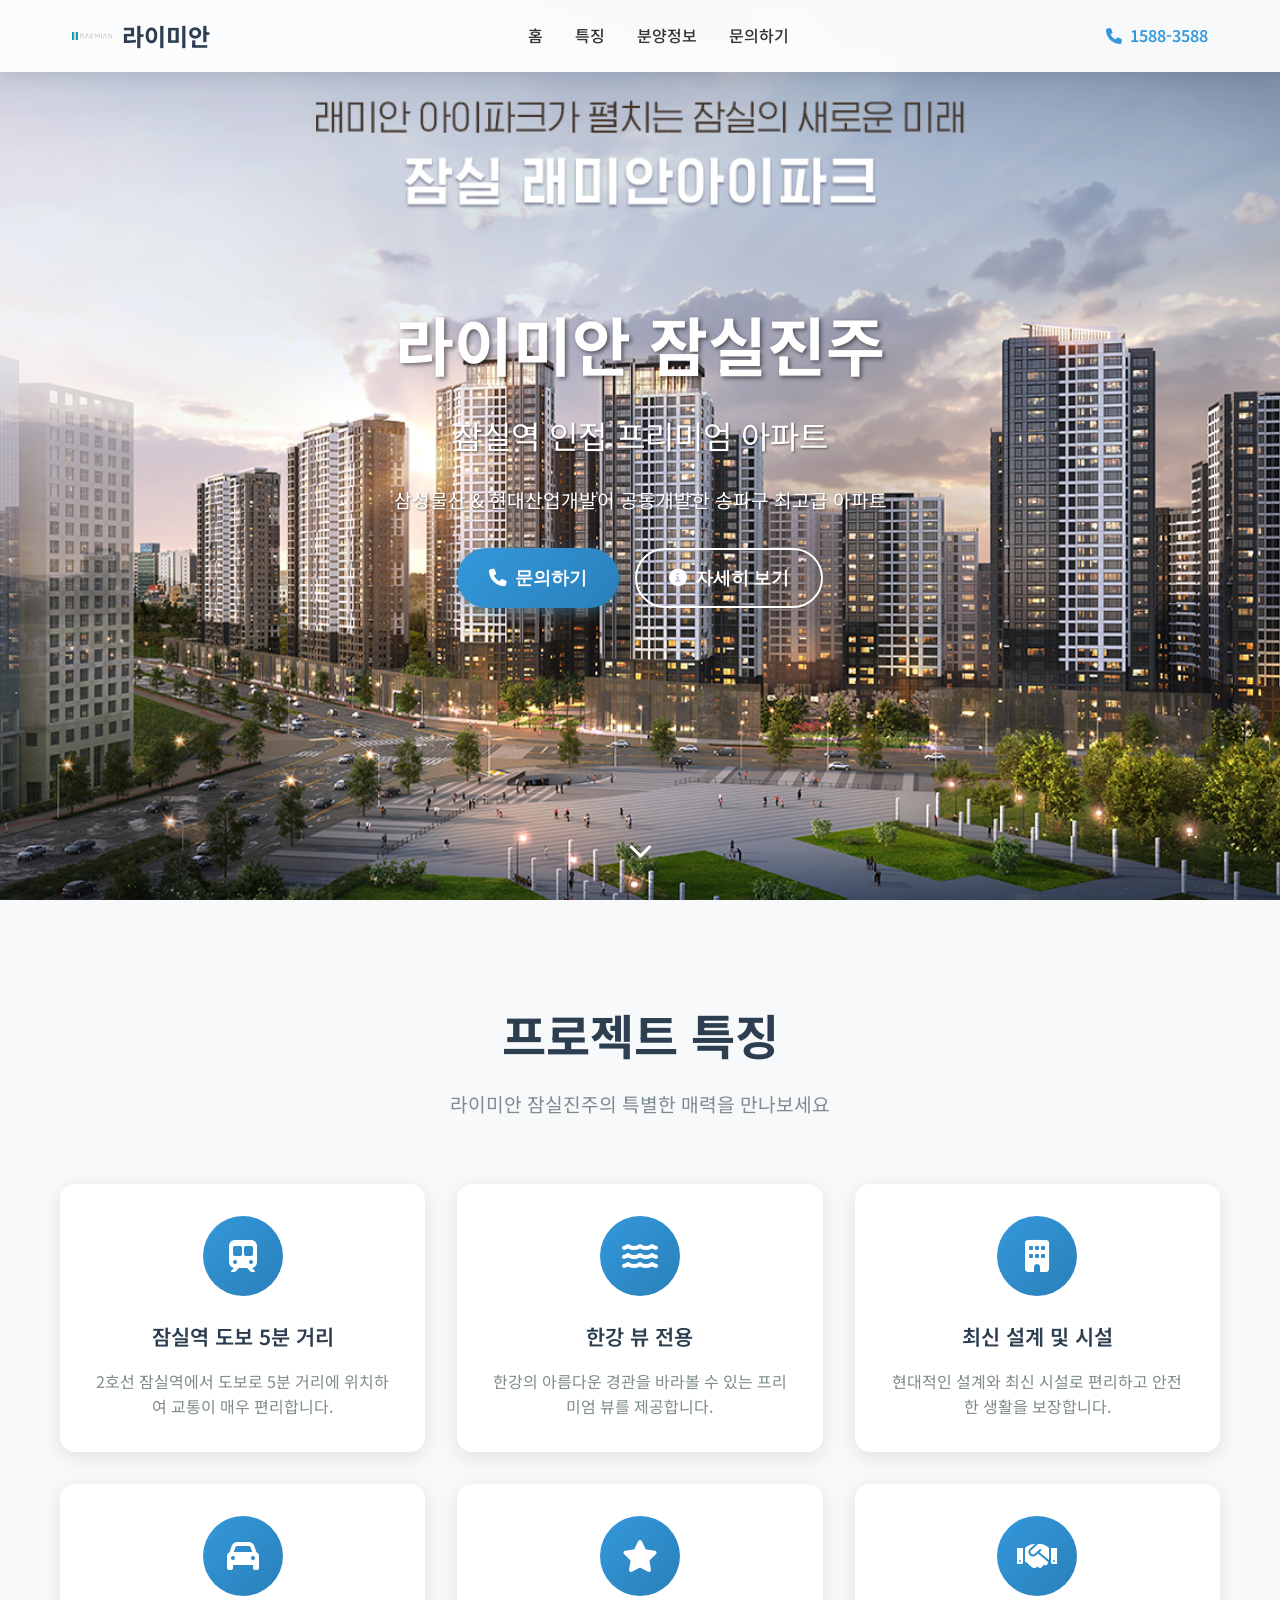
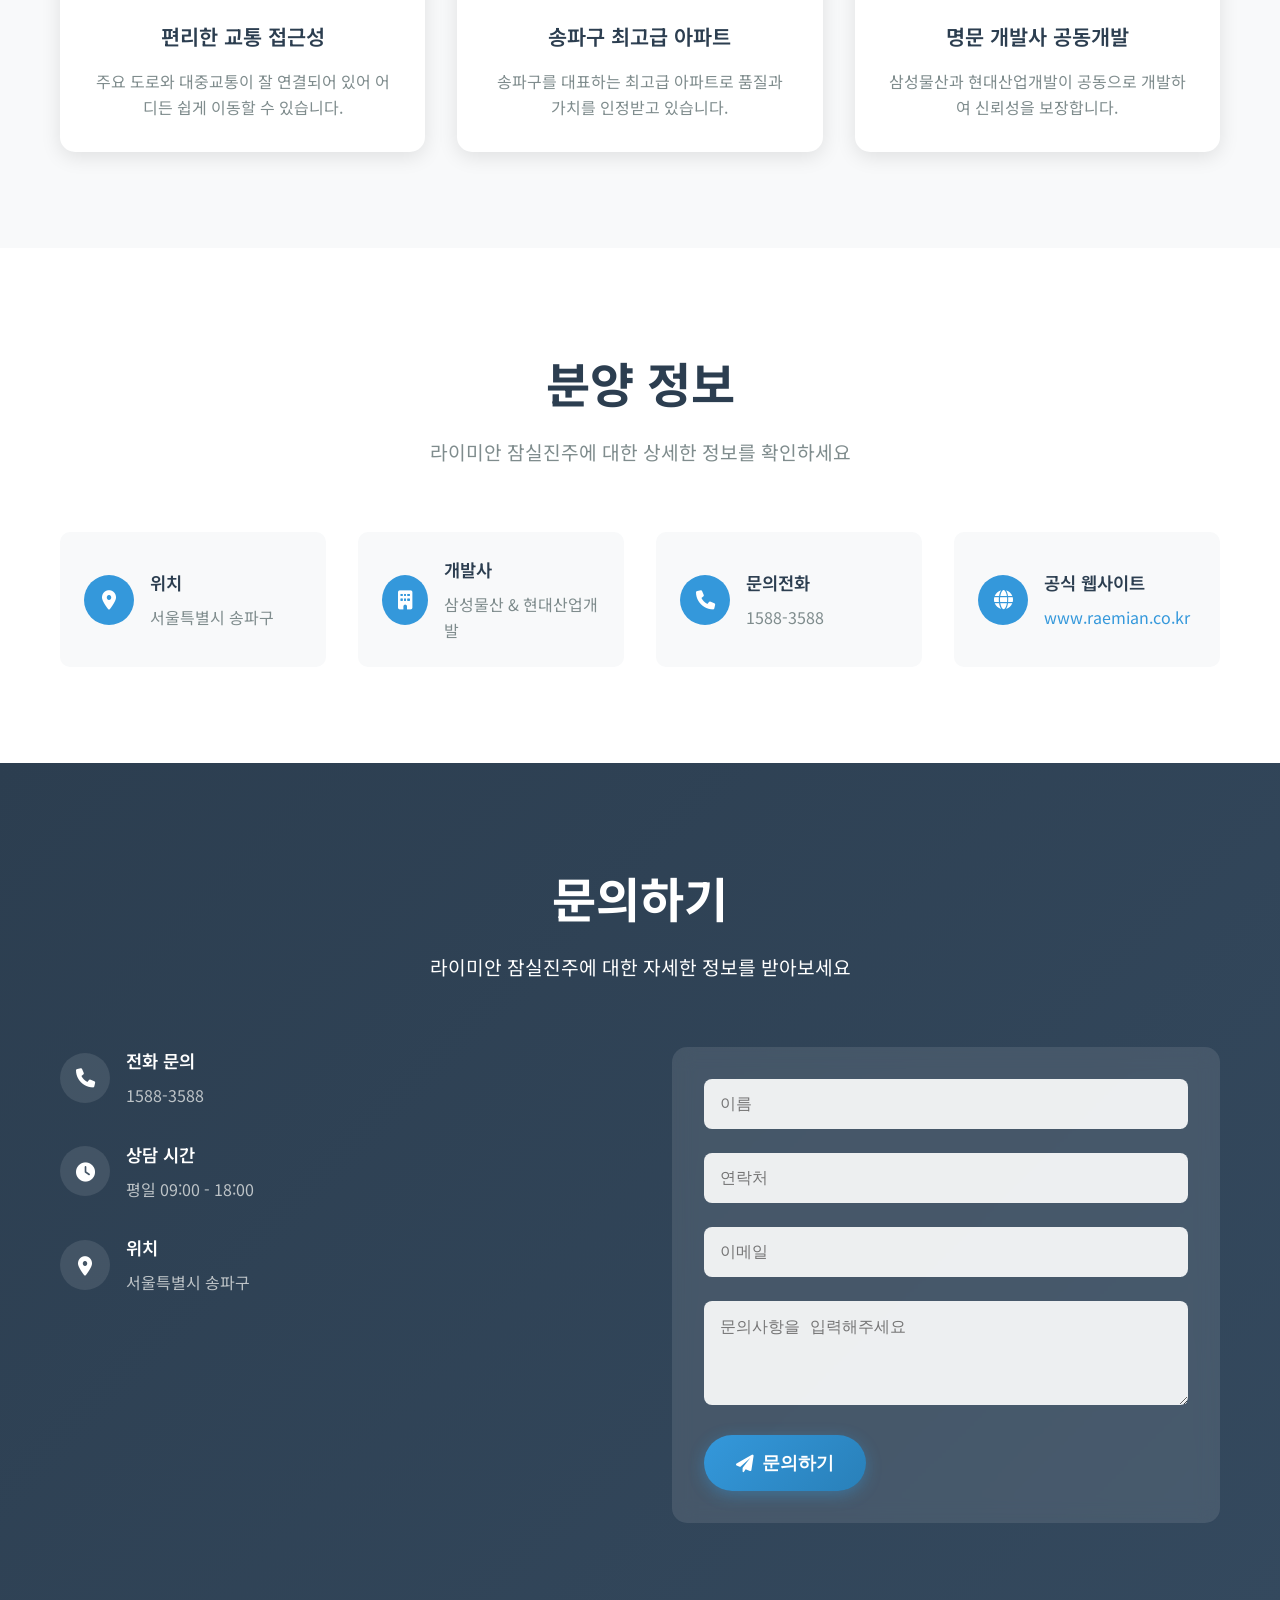
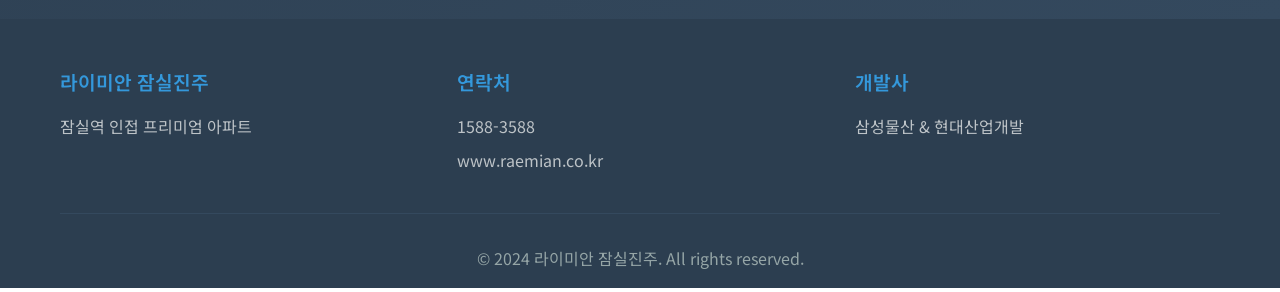
<file: raemian_landing_page.html>
<!DOCTYPE html>
<html lang="ko">
<head>
    <meta charset="UTF-8">
    <meta name="viewport" content="width=device-width, initial-scale=1.0">
    <title>라이미안 잠실진주 - 잠실역 인접 프리미엄 아파트</title>
    <meta name="description" content="삼성물산 & 현대산업개발이 공동개발한 송파구 최고급 아파트, 잠실역 인접, 한강 뷰 전용">
    <link rel="stylesheet" href="raemian_styles.css">
    <link href="https://fonts.googleapis.com/css2?family=Noto+Sans+KR:wght@300;400;500;700&display=swap" rel="stylesheet">
    <link rel="stylesheet" href="https://cdnjs.cloudflare.com/ajax/libs/font-awesome/6.0.0/css/all.min.css">
</head>
<body>
    <!-- Navigation -->
    <nav class="navbar">
        <div class="nav-container">
            <div class="nav-logo">
                <img src="raemian_data/images/estate_19351061.png" alt="라이미안 로고" class="logo-img">
                <span class="logo-text">라이미안</span>
            </div>
            <div class="nav-menu">
                <a href="#home" class="nav-link">홈</a>
                <a href="#features" class="nav-link">특징</a>
                <a href="#info" class="nav-link">분양정보</a>
                <a href="#contact" class="nav-link">문의하기</a>
            </div>
            <div class="nav-contact">
                <i class="fas fa-phone"></i>
                <span>1588-3588</span>
            </div>
        </div>
    </nav>

    <!-- Hero Section -->
    <section id="home" class="hero">
        <div class="hero-background">
            <img src="raemian_data/images/estate_23650318.jpg" alt="라이미안 잠실진주 외관" class="hero-bg-img">
            <div class="hero-overlay"></div>
        </div>
        <div class="hero-content">
            <div class="hero-text">
                <h1 class="hero-title">라이미안 잠실진주</h1>
                <h2 class="hero-subtitle">잠실역 인접 프리미엄 아파트</h2>
                <p class="hero-description">
                    삼성물산 & 현대산업개발이 공동개발한 송파구 최고급 아파트
                </p>
                <div class="hero-buttons">
                    <button class="btn btn-primary" onclick="scrollToContact()">
                        <i class="fas fa-phone"></i>
                        문의하기
                    </button>
                    <button class="btn btn-secondary" onclick="scrollToFeatures()">
                        <i class="fas fa-info-circle"></i>
                        자세히 보기
                    </button>
                </div>
            </div>
        </div>
        <div class="hero-scroll">
            <div class="scroll-indicator">
                <i class="fas fa-chevron-down"></i>
            </div>
        </div>
    </section>

    <!-- Features Section -->
    <section id="features" class="features">
        <div class="container">
            <div class="section-header">
                <h2 class="section-title">프로젝트 특징</h2>
                <p class="section-subtitle">라이미안 잠실진주의 특별한 매력을 만나보세요</p>
            </div>
            <div class="features-grid">
                <div class="feature-card">
                    <div class="feature-icon">
                        <i class="fas fa-subway"></i>
                    </div>
                    <h3>잠실역 도보 5분 거리</h3>
                    <p>2호선 잠실역에서 도보로 5분 거리에 위치하여 교통이 매우 편리합니다.</p>
                </div>
                <div class="feature-card">
                    <div class="feature-icon">
                        <i class="fas fa-water"></i>
                    </div>
                    <h3>한강 뷰 전용</h3>
                    <p>한강의 아름다운 경관을 바라볼 수 있는 프리미엄 뷰를 제공합니다.</p>
                </div>
                <div class="feature-card">
                    <div class="feature-icon">
                        <i class="fas fa-building"></i>
                    </div>
                    <h3>최신 설계 및 시설</h3>
                    <p>현대적인 설계와 최신 시설로 편리하고 안전한 생활을 보장합니다.</p>
                </div>
                <div class="feature-card">
                    <div class="feature-icon">
                        <i class="fas fa-car"></i>
                    </div>
                    <h3>편리한 교통 접근성</h3>
                    <p>주요 도로와 대중교통이 잘 연결되어 있어 어디든 쉽게 이동할 수 있습니다.</p>
                </div>
                <div class="feature-card">
                    <div class="feature-icon">
                        <i class="fas fa-star"></i>
                    </div>
                    <h3>송파구 최고급 아파트</h3>
                    <p>송파구를 대표하는 최고급 아파트로 품질과 가치를 인정받고 있습니다.</p>
                </div>
                <div class="feature-card">
                    <div class="feature-icon">
                        <i class="fas fa-handshake"></i>
                    </div>
                    <h3>명문 개발사 공동개발</h3>
                    <p>삼성물산과 현대산업개발이 공동으로 개발하여 신뢰성을 보장합니다.</p>
                </div>
            </div>
        </div>
    </section>

    <!-- Info Section -->
    <section id="info" class="info">
        <div class="container">
            <div class="section-header">
                <h2 class="section-title">분양 정보</h2>
                <p class="section-subtitle">라이미안 잠실진주에 대한 상세한 정보를 확인하세요</p>
            </div>
            <div class="info-content">
                <div class="info-card">
                    <div class="info-icon">
                        <i class="fas fa-map-marker-alt"></i>
                    </div>
                    <div class="info-text">
                        <h3>위치</h3>
                        <p>서울특별시 송파구</p>
                    </div>
                </div>
                <div class="info-card">
                    <div class="info-icon">
                        <i class="fas fa-building"></i>
                    </div>
                    <div class="info-text">
                        <h3>개발사</h3>
                        <p>삼성물산 & 현대산업개발</p>
                    </div>
                </div>
                <div class="info-card">
                    <div class="info-icon">
                        <i class="fas fa-phone"></i>
                    </div>
                    <div class="info-text">
                        <h3>문의전화</h3>
                        <p>1588-3588</p>
                    </div>
                </div>
                <div class="info-card">
                    <div class="info-icon">
                        <i class="fas fa-globe"></i>
                    </div>
                    <div class="info-text">
                        <h3>공식 웹사이트</h3>
                        <p><a href="https://www.raemian.co.kr" target="_blank">www.raemian.co.kr</a></p>
                    </div>
                </div>
            </div>
        </div>
    </section>

    <!-- Contact Section -->
    <section id="contact" class="contact">
        <div class="container">
            <div class="section-header">
                <h2 class="section-title">문의하기</h2>
                <p class="section-subtitle">라이미안 잠실진주에 대한 자세한 정보를 받아보세요</p>
            </div>
            <div class="contact-content">
                <div class="contact-info">
                    <div class="contact-item">
                        <i class="fas fa-phone"></i>
                        <div>
                            <h3>전화 문의</h3>
                            <p>1588-3588</p>
                        </div>
                    </div>
                    <div class="contact-item">
                        <i class="fas fa-clock"></i>
                        <div>
                            <h3>상담 시간</h3>
                            <p>평일 09:00 - 18:00</p>
                        </div>
                    </div>
                    <div class="contact-item">
                        <i class="fas fa-map-marker-alt"></i>
                        <div>
                            <h3>위치</h3>
                            <p>서울특별시 송파구</p>
                        </div>
                    </div>
                </div>
                <div class="contact-form">
                    <form id="inquiryForm">
                        <div class="form-group">
                            <input type="text" id="name" name="name" placeholder="이름" required>
                        </div>
                        <div class="form-group">
                            <input type="tel" id="phone" name="phone" placeholder="연락처" required>
                        </div>
                        <div class="form-group">
                            <input type="email" id="email" name="email" placeholder="이메일">
                        </div>
                        <div class="form-group">
                            <textarea id="message" name="message" placeholder="문의사항을 입력해주세요" rows="4"></textarea>
                        </div>
                        <button type="submit" class="btn btn-primary">
                            <i class="fas fa-paper-plane"></i>
                            문의하기
                        </button>
                    </form>
                </div>
            </div>
        </div>
    </section>

    <!-- Footer -->
    <footer class="footer">
        <div class="container">
            <div class="footer-content">
                <div class="footer-section">
                    <h3>라이미안 잠실진주</h3>
                    <p>잠실역 인접 프리미엄 아파트</p>
                </div>
                <div class="footer-section">
                    <h3>연락처</h3>
                    <p>1588-3588</p>
                    <p>www.raemian.co.kr</p>
                </div>
                <div class="footer-section">
                    <h3>개발사</h3>
                    <p>삼성물산 & 현대산업개발</p>
                </div>
            </div>
            <div class="footer-bottom">
                <p>&copy; 2024 라이미안 잠실진주. All rights reserved.</p>
            </div>
        </div>
    </footer>

    <script src="raemian_script.js"></script>
</body>
</html>
</file>
<file: raemian_styles.css>
/* Reset and Base Styles */
* {
    margin: 0;
    padding: 0;
    box-sizing: border-box;
}

html {
    scroll-behavior: smooth;
}

body {
    font-family: 'Noto Sans KR', sans-serif;
    line-height: 1.6;
    color: #333;
    overflow-x: hidden;
}

.container {
    max-width: 1200px;
    margin: 0 auto;
    padding: 0 20px;
}

/* Navigation */
.navbar {
    position: fixed;
    top: 0;
    width: 100%;
    background: rgba(255, 255, 255, 0.95);
    backdrop-filter: blur(10px);
    z-index: 1000;
    transition: all 0.3s ease;
    box-shadow: 0 2px 20px rgba(0, 0, 0, 0.1);
}

.nav-container {
    display: flex;
    justify-content: space-between;
    align-items: center;
    padding: 1rem 2rem;
    max-width: 1200px;
    margin: 0 auto;
}

.nav-logo {
    display: flex;
    align-items: center;
    gap: 10px;
}

.logo-img {
    width: 40px;
    height: 40px;
    object-fit: contain;
}

.logo-text {
    font-size: 1.5rem;
    font-weight: 700;
    color: #2c3e50;
}

.nav-menu {
    display: flex;
    gap: 2rem;
}

.nav-link {
    text-decoration: none;
    color: #333;
    font-weight: 500;
    transition: color 0.3s ease;
    position: relative;
}

.nav-link:hover {
    color: #3498db;
}

.nav-link::after {
    content: '';
    position: absolute;
    bottom: -5px;
    left: 0;
    width: 0;
    height: 2px;
    background: #3498db;
    transition: width 0.3s ease;
}

.nav-link:hover::after {
    width: 100%;
}

.nav-contact {
    display: flex;
    align-items: center;
    gap: 8px;
    color: #3498db;
    font-weight: 600;
}

/* Hero Section */
.hero {
    height: 100vh;
    position: relative;
    display: flex;
    align-items: center;
    justify-content: center;
    text-align: center;
    color: white;
    overflow: hidden;
}

.hero-background {
    position: absolute;
    top: 0;
    left: 0;
    width: 100%;
    height: 100%;
    z-index: -2;
}

.hero-bg-img {
    width: 100%;
    height: 100%;
    object-fit: cover;
}

.hero-overlay {
    position: absolute;
    top: 0;
    left: 0;
    width: 100%;
    height: 100%;
    background: linear-gradient(135deg, rgba(44, 62, 80, 0.8), rgba(52, 152, 219, 0.6));
    z-index: -1;
}

.hero-content {
    z-index: 1;
    max-width: 800px;
    padding: 0 20px;
}

.hero-title {
    font-size: 4rem;
    font-weight: 700;
    margin-bottom: 1rem;
    text-shadow: 2px 2px 4px rgba(0, 0, 0, 0.5);
    animation: fadeInUp 1s ease;
}

.hero-subtitle {
    font-size: 2rem;
    font-weight: 400;
    margin-bottom: 1.5rem;
    text-shadow: 1px 1px 2px rgba(0, 0, 0, 0.5);
    animation: fadeInUp 1s ease 0.2s both;
}

.hero-description {
    font-size: 1.2rem;
    margin-bottom: 2rem;
    text-shadow: 1px 1px 2px rgba(0, 0, 0, 0.5);
    animation: fadeInUp 1s ease 0.4s both;
}

.hero-buttons {
    display: flex;
    gap: 1rem;
    justify-content: center;
    flex-wrap: wrap;
    animation: fadeInUp 1s ease 0.6s both;
}

.btn {
    padding: 1rem 2rem;
    border: none;
    border-radius: 50px;
    font-size: 1.1rem;
    font-weight: 600;
    cursor: pointer;
    transition: all 0.3s ease;
    display: flex;
    align-items: center;
    gap: 8px;
    text-decoration: none;
}

.btn-primary {
    background: linear-gradient(135deg, #3498db, #2980b9);
    color: white;
    box-shadow: 0 4px 15px rgba(52, 152, 219, 0.4);
}

.btn-primary:hover {
    transform: translateY(-2px);
    box-shadow: 0 6px 20px rgba(52, 152, 219, 0.6);
}

.btn-secondary {
    background: transparent;
    color: white;
    border: 2px solid white;
}

.btn-secondary:hover {
    background: white;
    color: #333;
    transform: translateY(-2px);
}

.hero-scroll {
    position: absolute;
    bottom: 2rem;
    left: 50%;
    transform: translateX(-50%);
    animation: bounce 2s infinite;
}

.scroll-indicator {
    color: white;
    font-size: 1.5rem;
    cursor: pointer;
}

/* Features Section */
.features {
    padding: 6rem 0;
    background: #f8f9fa;
}

.section-header {
    text-align: center;
    margin-bottom: 4rem;
}

.section-title {
    font-size: 3rem;
    font-weight: 700;
    color: #2c3e50;
    margin-bottom: 1rem;
}

.section-subtitle {
    font-size: 1.2rem;
    color: #7f8c8d;
    max-width: 600px;
    margin: 0 auto;
}

.features-grid {
    display: grid;
    grid-template-columns: repeat(auto-fit, minmax(350px, 1fr));
    gap: 2rem;
    margin-top: 3rem;
}

.feature-card {
    background: white;
    padding: 2rem;
    border-radius: 15px;
    box-shadow: 0 5px 20px rgba(0, 0, 0, 0.1);
    transition: all 0.3s ease;
    text-align: center;
}

.feature-card:hover {
    transform: translateY(-5px);
    box-shadow: 0 10px 30px rgba(0, 0, 0, 0.15);
}

.feature-icon {
    width: 80px;
    height: 80px;
    background: linear-gradient(135deg, #3498db, #2980b9);
    border-radius: 50%;
    display: flex;
    align-items: center;
    justify-content: center;
    margin: 0 auto 1.5rem;
    color: white;
    font-size: 2rem;
}

.feature-card h3 {
    font-size: 1.3rem;
    font-weight: 600;
    color: #2c3e50;
    margin-bottom: 1rem;
}

.feature-card p {
    color: #7f8c8d;
    line-height: 1.6;
}

/* Info Section */
.info {
    padding: 6rem 0;
    background: white;
}

.info-content {
    display: grid;
    grid-template-columns: repeat(auto-fit, minmax(250px, 1fr));
    gap: 2rem;
    margin-top: 3rem;
}

.info-card {
    display: flex;
    align-items: center;
    gap: 1rem;
    padding: 1.5rem;
    background: #f8f9fa;
    border-radius: 10px;
    transition: all 0.3s ease;
}

.info-card:hover {
    background: #e9ecef;
    transform: translateX(5px);
}

.info-icon {
    width: 50px;
    height: 50px;
    background: #3498db;
    border-radius: 50%;
    display: flex;
    align-items: center;
    justify-content: center;
    color: white;
    font-size: 1.2rem;
}

.info-text h3 {
    font-size: 1.1rem;
    font-weight: 600;
    color: #2c3e50;
    margin-bottom: 0.5rem;
}

.info-text p {
    color: #7f8c8d;
}

.info-text a {
    color: #3498db;
    text-decoration: none;
}

.info-text a:hover {
    text-decoration: underline;
}

/* Contact Section */
.contact {
    padding: 6rem 0;
    background: linear-gradient(135deg, #2c3e50, #34495e);
    color: white;
}

.contact .section-title,
.contact .section-subtitle {
    color: white;
}

.contact-content {
    display: grid;
    grid-template-columns: 1fr 1fr;
    gap: 4rem;
    margin-top: 3rem;
}

.contact-info {
    display: flex;
    flex-direction: column;
    gap: 2rem;
}

.contact-item {
    display: flex;
    align-items: center;
    gap: 1rem;
}

.contact-item i {
    width: 50px;
    height: 50px;
    background: rgba(255, 255, 255, 0.1);
    border-radius: 50%;
    display: flex;
    align-items: center;
    justify-content: center;
    font-size: 1.2rem;
}

.contact-item h3 {
    font-size: 1.1rem;
    font-weight: 600;
    margin-bottom: 0.5rem;
}

.contact-item p {
    color: #bdc3c7;
}

.contact-form {
    background: rgba(255, 255, 255, 0.1);
    padding: 2rem;
    border-radius: 15px;
    backdrop-filter: blur(10px);
}

.form-group {
    margin-bottom: 1.5rem;
}

.form-group input,
.form-group textarea {
    width: 100%;
    padding: 1rem;
    border: none;
    border-radius: 8px;
    background: rgba(255, 255, 255, 0.9);
    color: #333;
    font-size: 1rem;
    transition: all 0.3s ease;
}

.form-group input:focus,
.form-group textarea:focus {
    outline: none;
    background: white;
    box-shadow: 0 0 0 3px rgba(52, 152, 219, 0.3);
}

.form-group textarea {
    resize: vertical;
    min-height: 100px;
}

/* Footer */
.footer {
    background: #2c3e50;
    color: white;
    padding: 3rem 0 1rem;
}

.footer-content {
    display: grid;
    grid-template-columns: repeat(auto-fit, minmax(250px, 1fr));
    gap: 2rem;
    margin-bottom: 2rem;
}

.footer-section h3 {
    font-size: 1.2rem;
    font-weight: 600;
    margin-bottom: 1rem;
    color: #3498db;
}

.footer-section p {
    color: #bdc3c7;
    margin-bottom: 0.5rem;
}

.footer-bottom {
    text-align: center;
    padding-top: 2rem;
    border-top: 1px solid #34495e;
    color: #95a5a6;
}

/* Animations */
@keyframes fadeInUp {
    from {
        opacity: 0;
        transform: translateY(30px);
    }
    to {
        opacity: 1;
        transform: translateY(0);
    }
}

@keyframes bounce {
    0%, 20%, 50%, 80%, 100% {
        transform: translateX(-50%) translateY(0);
    }
    40% {
        transform: translateX(-50%) translateY(-10px);
    }
    60% {
        transform: translateX(-50%) translateY(-5px);
    }
}

/* Responsive Design */
@media (max-width: 768px) {
    .nav-container {
        flex-direction: column;
        gap: 1rem;
        padding: 1rem;
    }
    
    .nav-menu {
        gap: 1rem;
    }
    
    .hero-title {
        font-size: 2.5rem;
    }
    
    .hero-subtitle {
        font-size: 1.5rem;
    }
    
    .hero-buttons {
        flex-direction: column;
        align-items: center;
    }
    
    .features-grid {
        grid-template-columns: 1fr;
    }
    
    .contact-content {
        grid-template-columns: 1fr;
        gap: 2rem;
    }
    
    .section-title {
        font-size: 2rem;
    }
}

@media (max-width: 480px) {
    .container {
        padding: 0 15px;
    }
    
    .hero-title {
        font-size: 2rem;
    }
    
    .hero-subtitle {
        font-size: 1.2rem;
    }
    
    .btn {
        padding: 0.8rem 1.5rem;
        font-size: 1rem;
    }
}
</file>
